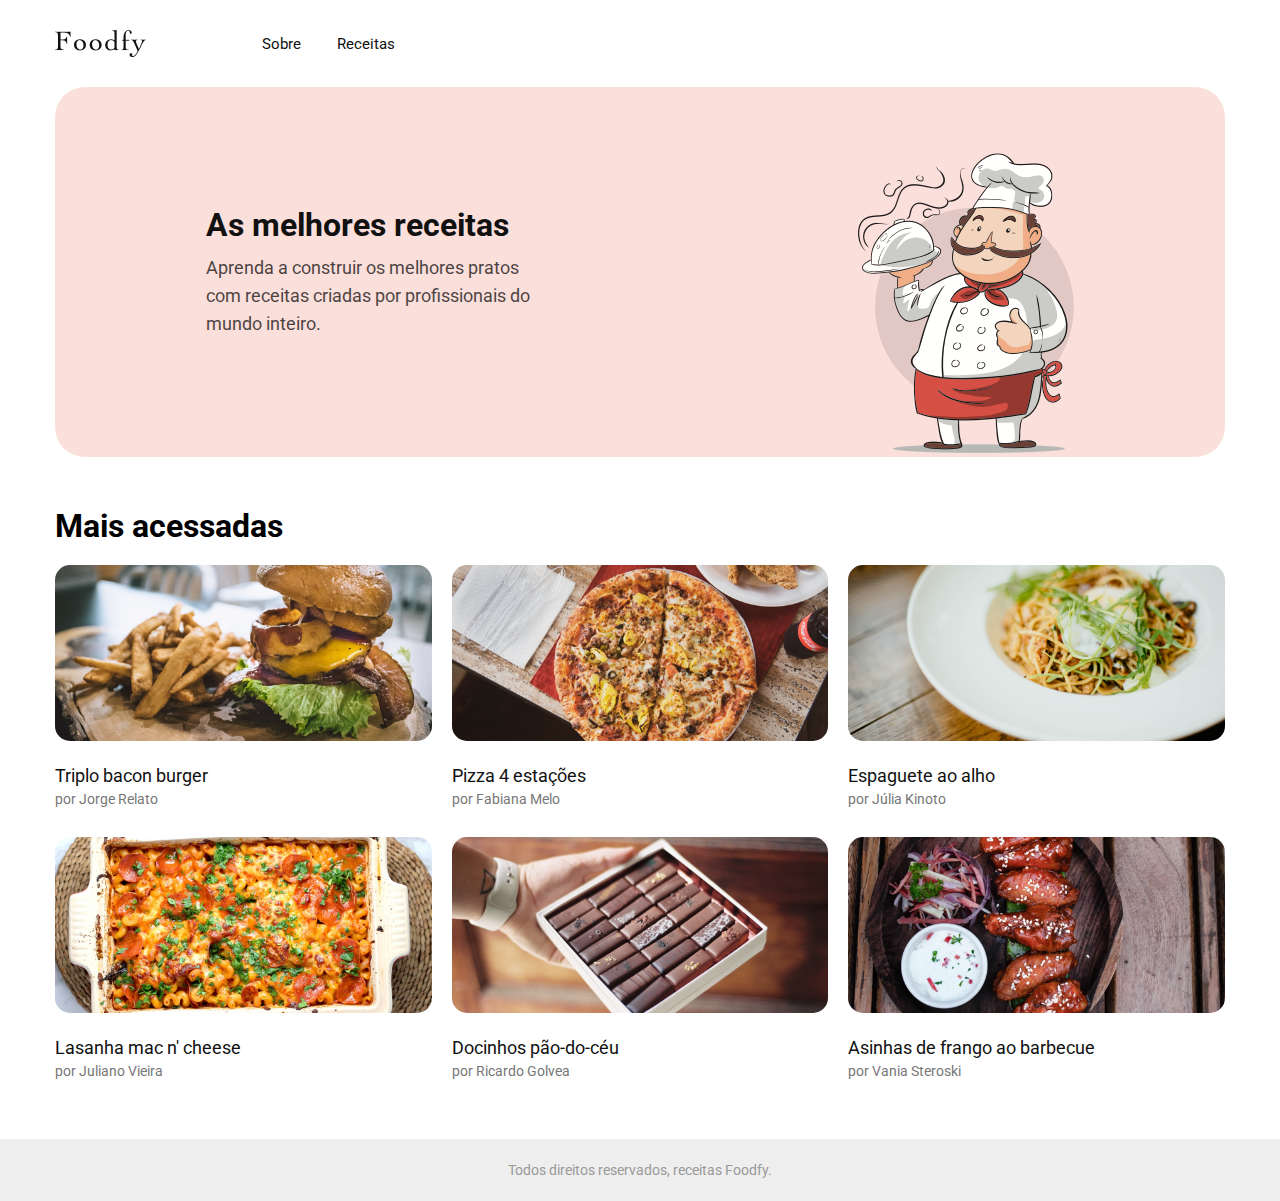
<file: index.html>
<!DOCTYPE html>
<html>

<head>
  <title>Foodfy</title>
  <link href="styles/styles.css" rel="stylesheet">
</head>

<body>
  <header>
    <div class="container">
      <div class="menu">
        <div class="brand">
          <a href="index.html"><img src="layouts/assets/logo.png" alt="foodfy" /></a>
        </div>
        <div class="links">
          <a id="aboutLink" href="about.html">Sobre</a>
          <a id="recipesLink" href="recipes.html">Receitas</a>
        </div>
      </div>
    </div>
  </header>

  <section>
    <div class="container">
      <div class="banner">
        <div class="text-banner">
          <h1>As melhores receitas</h1>
          <p>Aprenda a construir os melhores pratos
            com receitas criadas por profissionais
            do mundo inteiro.
          </p>
        </div>
        <div class="img-banner">
          <img src="layouts/assets/chef.png" alt="chef">
        </div>
      </div>
      
      <h1 id="most-accessed-title">Mais acessadas</h1>
      
      <div class="cards">
        <div class="card">
          <div class="image-card">
            <img src="layouts/assets/burger.png" alt="burger" />
          </div>
          <div class="title-card">
            <h3>Triplo bacon burger</h3>
          </div>
          <div class="info-card">
            <p>por Jorge Relato</p>
          </div>
        </div>
  
        <div class="card">
          <div class="image-card">
            <img src="layouts/assets/pizza.png" alt="pizza" />
          </div>
          <div class="title-card">
            <h3>Pizza 4 estações</h3>
          </div>
          <div class="info-card">
            <p>por Fabiana Melo</p>
          </div>
        </div>
  
        <div class="card">
          <div class="image-card">
            <img src="layouts/assets/espaguete.png" alt="espaguete" />
          </div>
          <div class="title-card">
            <h3>Espaguete ao alho</h3>
          </div>
          <div class="info-card">
            <p>por Júlia Kinoto</p>
          </div>
        </div>
  
        <div class="card">
          <div class="image-card">
            <img src="layouts/assets/lasanha.png" alt="lasanha" />
          </div>
          <div class="title-card">
            <h3>Lasanha mac n' cheese</h3>
          </div>
          <div class="info-card">
            <p>por Juliano Vieira</p>
          </div>
        </div>
  
        <div class="card">
          <div class="image-card">
            <img src="layouts/assets/doce.png" alt="doce" />
          </div>
          <div class="title-card">
            <h3>Docinhos pão-do-céu</h3>
          </div>
          <div class="info-card">
            <p>por Ricardo Golvea</p>
          </div>
        </div>
  
        <div class="card">
          <div class="image-card">
            <img src="layouts/assets/asinhas.png" alt="asinhas" />
          </div>
          <div class="title-card">
            <h3>Asinhas de frango ao barbecue</h3>
          </div>
          <div class="info-card">
            <p>por Vania Steroski</p>
          </div>
        </div>
      </div>
    </div>
  </section>

  <footer>
    <p>Todos direitos reservados, receitas Foodfy.</p>
  </footer>

  <script src="scripts/scripts.js"></script>

</body>

</html>
</file>
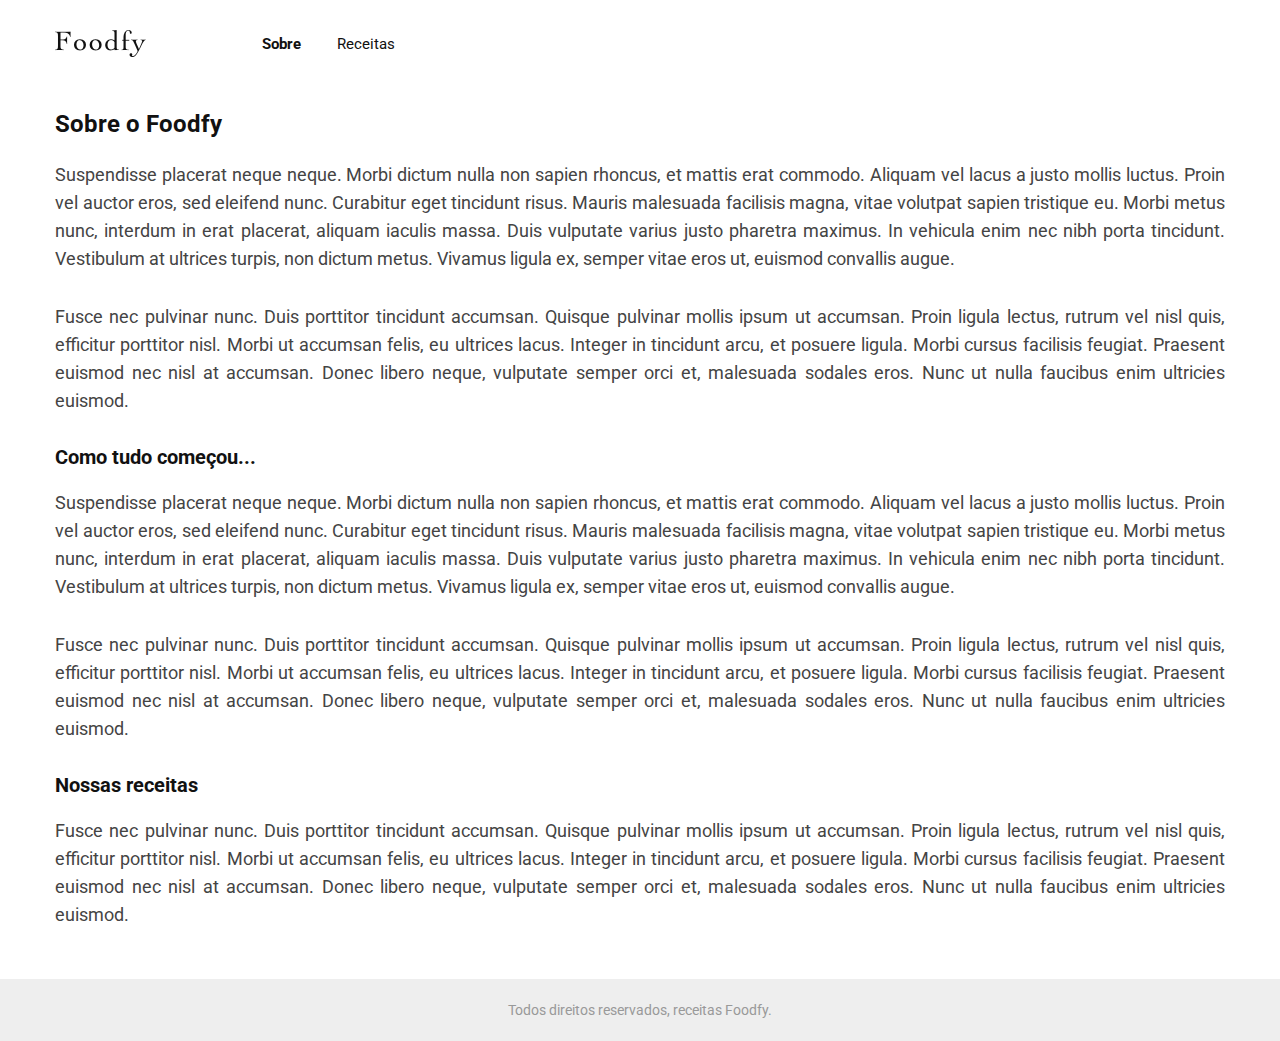
<file: about.html>
<!DOCTYPE html>
<html>

<head>
  <title>Sobre | Foodfy</title>
  <link href="styles/styles.css" rel="stylesheet">
</head>

<body>
  <header>
    <div class="container">
      <div class="menu">
        <div class="brand">
          <a href="index.html"><img src="layouts/assets/logo.png" alt="foodfy" /></a>
        </div>
        <div class="links">
          <a id="aboutLink" href="about.html">Sobre</a>
          <a id="recipesLink" href="recipes.html">Receitas</a>
        </div>
      </div>
    </div>
  </header>

  <div class="container">
    <div class="content-about">
      <h1>Sobre o Foodfy</h1>
      <p>
        Suspendisse placerat neque neque. Morbi dictum nulla non sapien rhoncus,
        et mattis erat commodo. Aliquam vel lacus a justo mollis luctus. Proin vel
        auctor eros, sed eleifend nunc. Curabitur eget tincidunt risus. Mauris
        malesuada facilisis magna, vitae volutpat sapien tristique eu. Morbi metus
        nunc, interdum in erat placerat, aliquam iaculis massa. Duis vulputate
        varius justo pharetra maximus. In vehicula enim nec nibh porta tincidunt.
        Vestibulum at ultrices turpis, non dictum metus. Vivamus ligula ex, semper
        vitae eros ut, euismod convallis augue.
      </p>
      <p>
        Fusce nec pulvinar nunc. Duis porttitor tincidunt accumsan. Quisque
        pulvinar mollis ipsum ut accumsan. Proin ligula lectus, rutrum vel nisl
        quis, efficitur porttitor nisl. Morbi ut accumsan felis, eu ultrices
        lacus. Integer in tincidunt arcu, et posuere ligula. Morbi cursus
        facilisis feugiat. Praesent euismod nec nisl at accumsan. Donec libero
        neque, vulputate semper orci et, malesuada sodales eros. Nunc ut nulla
        faucibus enim ultricies euismod.
      </p>

      <h2>Como tudo começou...</h2>
      <p>
        Suspendisse placerat neque neque. Morbi dictum nulla non sapien rhoncus,
        et mattis erat commodo. Aliquam vel lacus a justo mollis luctus. Proin vel
        auctor eros, sed eleifend nunc. Curabitur eget tincidunt risus. Mauris
        malesuada facilisis magna, vitae volutpat sapien tristique eu. Morbi metus
        nunc, interdum in erat placerat, aliquam iaculis massa. Duis vulputate
        varius justo pharetra maximus. In vehicula enim nec nibh porta tincidunt.
        Vestibulum at ultrices turpis, non dictum metus. Vivamus ligula ex, semper
        vitae eros ut, euismod convallis augue.
      </p>
      <p>
        Fusce nec pulvinar nunc. Duis porttitor tincidunt accumsan. Quisque
        pulvinar mollis ipsum ut accumsan. Proin ligula lectus, rutrum vel nisl
        quis, efficitur porttitor nisl. Morbi ut accumsan felis, eu ultrices
        lacus. Integer in tincidunt arcu, et posuere ligula. Morbi cursus
        facilisis feugiat. Praesent euismod nec nisl at accumsan. Donec libero
        neque, vulputate semper orci et, malesuada sodales eros. Nunc ut nulla
        faucibus enim ultricies euismod.
      </p>

      <h2>Nossas receitas</h2>
      <p>
        Fusce nec pulvinar nunc. Duis porttitor tincidunt accumsan. Quisque
        pulvinar mollis ipsum ut accumsan. Proin ligula lectus, rutrum vel nisl
        quis, efficitur porttitor nisl. Morbi ut accumsan felis, eu ultrices
        lacus. Integer in tincidunt arcu, et posuere ligula. Morbi cursus
        facilisis feugiat. Praesent euismod nec nisl at accumsan. Donec libero
        neque, vulputate semper orci et, malesuada sodales eros. Nunc ut nulla
        faucibus enim ultricies euismod.
      </p>
    </div>
  </div>

  <footer>
    <p>Todos direitos reservados, receitas Foodfy.</p>
  </footer>

  <script src="scripts/scripts.js"></script>

  <script>setBoldLink();</script>

</body>

</html>
</file>
<file: styles/styles.css>
@import url('https://fonts.googleapis.com/css?family=Roboto:100,300,400,500,700,900&display=swap');

/* GENERAL */

* {
  margin: 0;
  padding: 0;
  box-sizing: border-box;
}

body {
  font-family: 'Roboto', sans-serif;
}

.container {
  width: 100%;
  margin-right: auto;
  margin-left: auto;
  padding-right: 15px;
  padding-left: 15px;
}

@media (min-width: 1170px) {
  .container {
    max-width: 1170px;
    padding: 0;
  }
}

/* HEADER PAGE */

header {
  width: 100%;
  padding: 30px;
}

.menu {
  display: flex;
  align-items: center;
}

.brand img {
  display: block;
}

.links {
  margin-left: 100px;
}

.links a {
  text-decoration: none;
  padding: 14px 16px;
  font-size: 15px;
  color: #111111;
}

.links a:hover {
  color: #999999;  
  transition: .5s;
}

.bold-link {
  font-weight: 700;
}

/* FOOTER PAGE */

footer {
  height: 62px;
  background: #eeeeee;
  margin-top: 50px;
}

footer p {
  font-size: 14px;
  color: #999999;
  padding: 23px 0;
  text-align: center;
}

/* INDEX PAGE */

.banner {
  background: #FBDFDB;
  border-radius: 30px;
  display: flex;
  justify-content: space-between;
  align-items: center;
}

.text-banner {
  max-width: 30%;
  margin: 0 auto;
}

.text-banner h1 {
  font-weight: 700;
  font-size: 32px;
  color: #111111;
  margin-bottom: 10px;
}

.text-banner p {
  opacity: 0.7;
  font-weight: 400;
  font-size: 18px;
  color: #000000;
  line-height: 28px;
}

.img-banner {
  margin: 66px auto 0;
}

@media (max-width: 576px) {
  .img-banner {
    display: none;
  }

  .text-banner {
    max-width: 50%;
    padding: 30px;
  }

}

/* ABOUT PAGE */
.content-about h1 {
  font-size: 24px;
  line-height:  34px;
  color: #111111;
  margin-bottom: 20px;
  margin-top: 20px;
}

.content-about h2 {
  font-size: 20px;
  color: #111111;
  margin-bottom: 20px;
}

.content-about p {
  font-size: 18px;
  color: #444444;
  line-height: 28px;
  text-align: justify;
  margin-bottom: 30px
}

/* CARDS */

#most-accessed-title {
  margin-top: 50px;
}

.cards .container {
  display: grid;
  grid-template-columns: repeat(auto-fit, minmax(300px, 1fr));
  gap: 20px;  
}

.cards {
  margin-top: 20px;
  display: grid;
  grid-template-columns: repeat(auto-fit, minmax(300px, 1fr));
  gap: 20px; 
}

.image-card img {
  border-radius: 15px;
  overflow: hidden;
  width: 100%;
  height: 100%;
}

.title-card {
  margin-top: 20px;
}

.title-card h3 {
  font-size: 18px;
  color: #111111;
  margin-bottom: 0px;
  font-weight: 400;
}

.info-card p {
  font-size: 14px;
  color: #777777;
  margin-top: 5px;
  margin-bottom: 10px;
}

/* MODAL */

.modal-overlay {
  background-color: rgba(0, 0, 0, 0.7);
  width: 100%;
  height: 100%;
  position: fixed;
  top: 0;
  opacity: 0;
  visibility: hidden;
}

.modal-overlay.active {
  opacity: 1;
  visibility: visible;
}

.modal {
  background-color: white;
  width: 660px;
  height: 413px;
  margin: 20vh auto;
  position: relative;
  border-radius: 16px 16px;
}

.image-modal img {
  flex: 1;
  width: 100%;
  max-width: 600px;
  height: 100%;
  max-height: 200px;
  margin: 30px 30px 0;
  border-radius: 15px;
}

.title-modal {
  margin-top: 20px;
}

.title-modal h3 {
  font-size: 24px;
  color: #111111;
  margin-bottom: 0px;
  text-align: center;
  font-weight: 400;
}

.info-modal p {
  font-size: 18px;
  color: #777777;
  margin-top: 5px;
  margin-bottom: 60px;
  text-align: center;
}

.close-modal {
  font-size: 16px;
  color: #999999;
  cursor: pointer;
  text-decoration: none;
  margin: auto;
}

.btn-close {
  display: flex;
}
</file>
